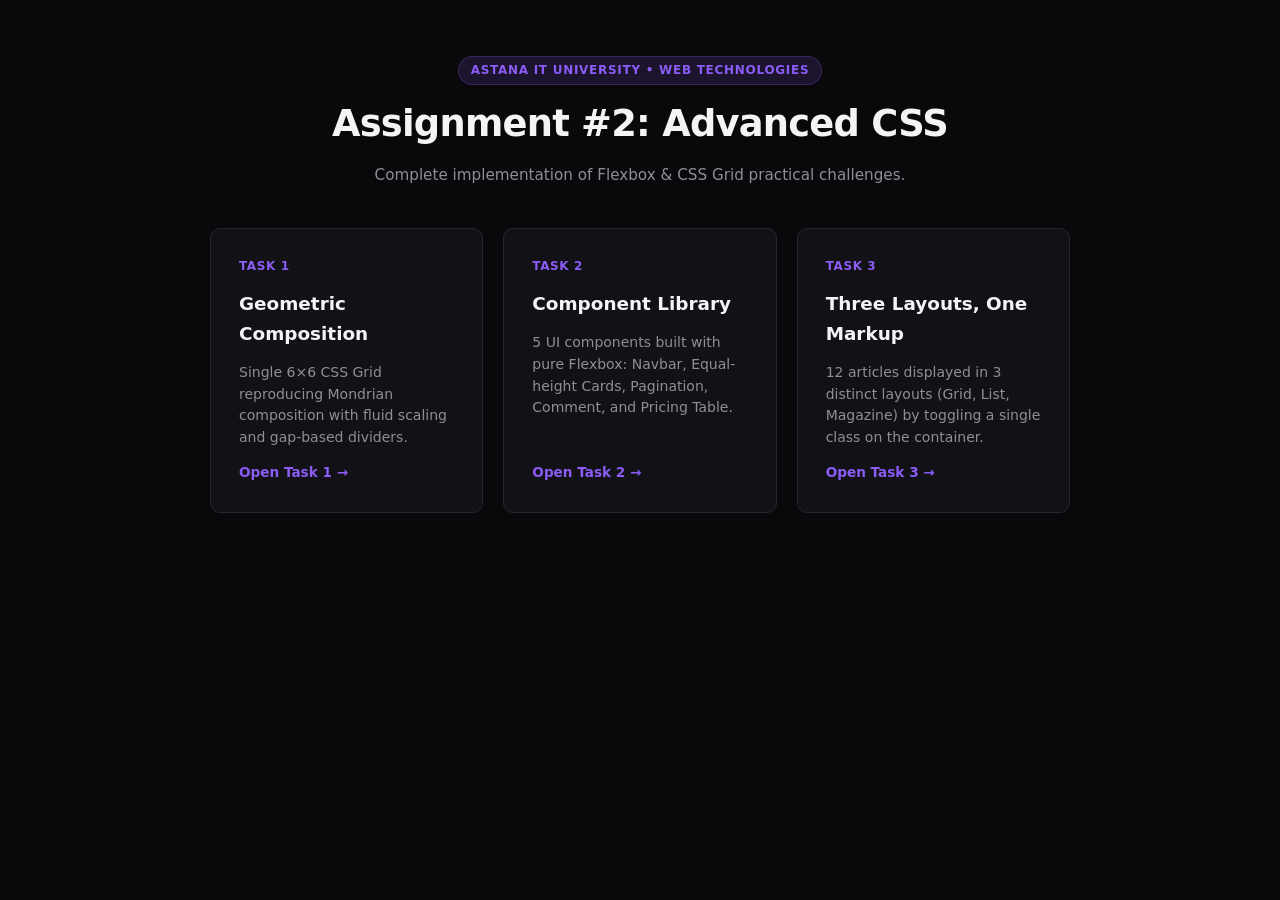
<file: index.html>
<!DOCTYPE html>
<html lang="en">
<head>
  <meta charset="UTF-8">
  <meta name="viewport" content="width=device-width, initial-scale=1.0">
  <title>Assignment 2: Advanced CSS (Flexbox & Grid)</title>
  <style>
    :root {
      --bg-base: #09090b;
      --bg-surface: #121216;
      --bg-elevated: #18181e;
      --border: #26262e;
      --border-hover: #3b3b47;
      --primary: #8b5cf6;
      --primary-muted: rgba(139, 92, 246, 0.14);
      --text-main: #f4f4f6;
      --text-muted: #8e8e99;
      --radius: 10px;
    }

    * {
      box-sizing: border-box;
      margin: 0;
      padding: 0;
    }

    body {
      font-family: system-ui, -apple-system, BlinkMacSystemFont, 'Segoe UI', Roboto, sans-serif;
      background-color: var(--bg-base);
      color: var(--text-main);
      line-height: 1.6;
      padding: 3.5rem 1.5rem;
    }

    .container {
      max-width: 860px;
      margin: 0 auto;
      display: flex;
      flex-direction: column;
      gap: 2.5rem;
    }

    .header {
      text-align: center;
      display: flex;
      flex-direction: column;
      align-items: center;
      gap: 0.6rem;
    }

    .badge {
      display: inline-flex;
      padding: 0.25rem 0.75rem;
      background: var(--primary-muted);
      color: var(--primary);
      font-size: 0.75rem;
      font-weight: 600;
      letter-spacing: 0.06em;
      text-transform: uppercase;
      border-radius: 9999px;
      border: 1px solid rgba(139, 92, 246, 0.25);
    }

    h1 {
      font-size: clamp(1.8rem, 4vw, 2.3rem);
      font-weight: 700;
      letter-spacing: -0.02em;
      color: var(--text-main);
    }

    .subtitle {
      color: var(--text-muted);
      max-width: 580px;
      font-size: 0.95rem;
    }

    .tasks-grid {
      display: grid;
      grid-template-columns: repeat(auto-fit, minmax(250px, 1fr));
      gap: 1.25rem;
    }

    .task-card {
      background: var(--bg-surface);
      border: 1px solid var(--border);
      border-radius: var(--radius);
      padding: 1.75rem;
      display: flex;
      flex-direction: column;
      gap: 0.85rem;
      text-decoration: none;
      color: inherit;
    }

    .task-card:hover {
      border-color: var(--primary);
      background: var(--bg-elevated);
    }

    .task-num {
      font-size: 0.75rem;
      font-weight: 700;
      text-transform: uppercase;
      letter-spacing: 0.05em;
      color: var(--primary);
    }

    .task-title {
      font-size: 1.15rem;
      font-weight: 600;
      color: var(--text-main);
    }

    .task-desc {
      font-size: 0.875rem;
      color: var(--text-muted);
      line-height: 1.55;
      flex-grow: 1;
    }

    .task-link {
      font-size: 0.85rem;
      font-weight: 600;
      color: var(--primary);
      display: inline-flex;
      align-items: center;
      gap: 0.35rem;
      margin-top: auto;
    }
  </style>
</head>
<body>
  <div class="container">
    <header class="header">
      <div class="badge">Astana IT University • Web Technologies</div>
      <h1>Assignment #2: Advanced CSS</h1>
      <p class="subtitle">Complete implementation of Flexbox & CSS Grid practical challenges.</p>
    </header>

    <div class="tasks-grid">
      <a href="task1.html" class="task-card">
        <span class="task-num">Task 1</span>
        <h2 class="task-title">Geometric Composition</h2>
        <p class="task-desc">Single 6×6 CSS Grid reproducing Mondrian composition with fluid scaling and gap-based dividers.</p>
        <span class="task-link">Open Task 1 →</span>
      </a>

      <a href="task2.html" class="task-card">
        <span class="task-num">Task 2</span>
        <h2 class="task-title">Component Library</h2>
        <p class="task-desc">5 UI components built with pure Flexbox: Navbar, Equal-height Cards, Pagination, Comment, and Pricing Table.</p>
        <span class="task-link">Open Task 2 →</span>
      </a>

      <a href="task3.html" class="task-card">
        <span class="task-num">Task 3</span>
        <h2 class="task-title">Three Layouts, One Markup</h2>
        <p class="task-desc">12 articles displayed in 3 distinct layouts (Grid, List, Magazine) by toggling a single class on the container.</p>
        <span class="task-link">Open Task 3 →</span>
      </a>
    </div>
  </div>
</body>
</html>
</file>
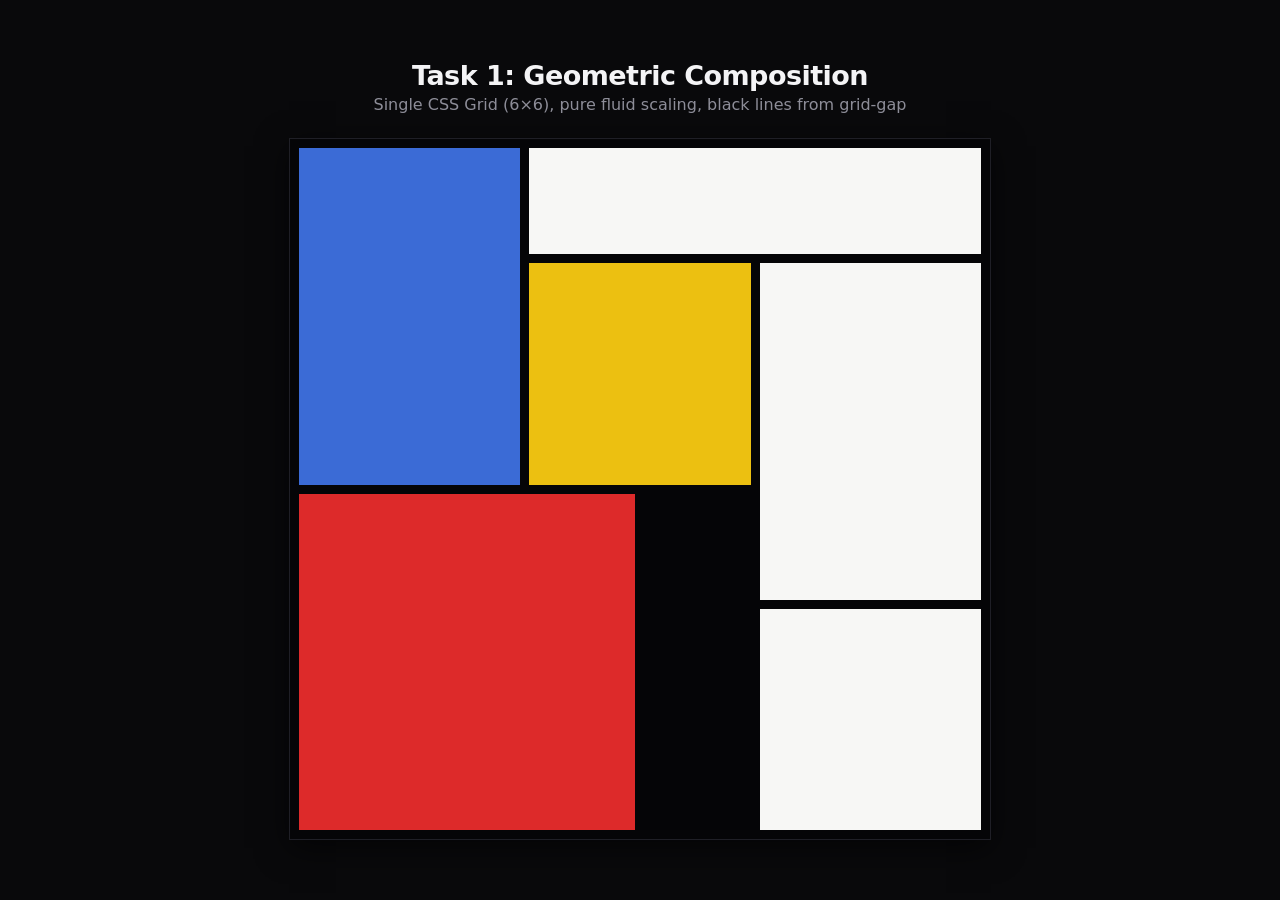
<file: task1.html>
<!DOCTYPE html>
<html lang="en">
<head>
  <meta charset="UTF-8">
  <meta name="viewport" content="width=device-width, initial-scale=1.0">
  <title>Task 1 - Geometric Composition (CSS Grid)</title>
  <link rel="stylesheet" href="task1.css">
</head>
<body>
  <header class="header">
    <h1>Task 1: Geometric Composition</h1>
    <p class="subtitle">Single CSS Grid (6×6), pure fluid scaling, black lines from grid-gap</p>
  </header>

  <main class="composition-wrapper">
    <div class="mondrian-grid">
      <div class="block block-blue" aria-label="Blue block"></div>
      <div class="block block-white-top" aria-label="Top white block"></div>
      <div class="block block-yellow" aria-label="Yellow block"></div>
      <div class="block block-white-mid" aria-label="Middle right white block"></div>
      <div class="block block-red" aria-label="Large red block"></div>
      <div class="block block-black" aria-label="Black accent block"></div>
      <div class="block block-white-bot" aria-label="Bottom right white block"></div>
    </div>
  </main>
</body>
</html>
</file>
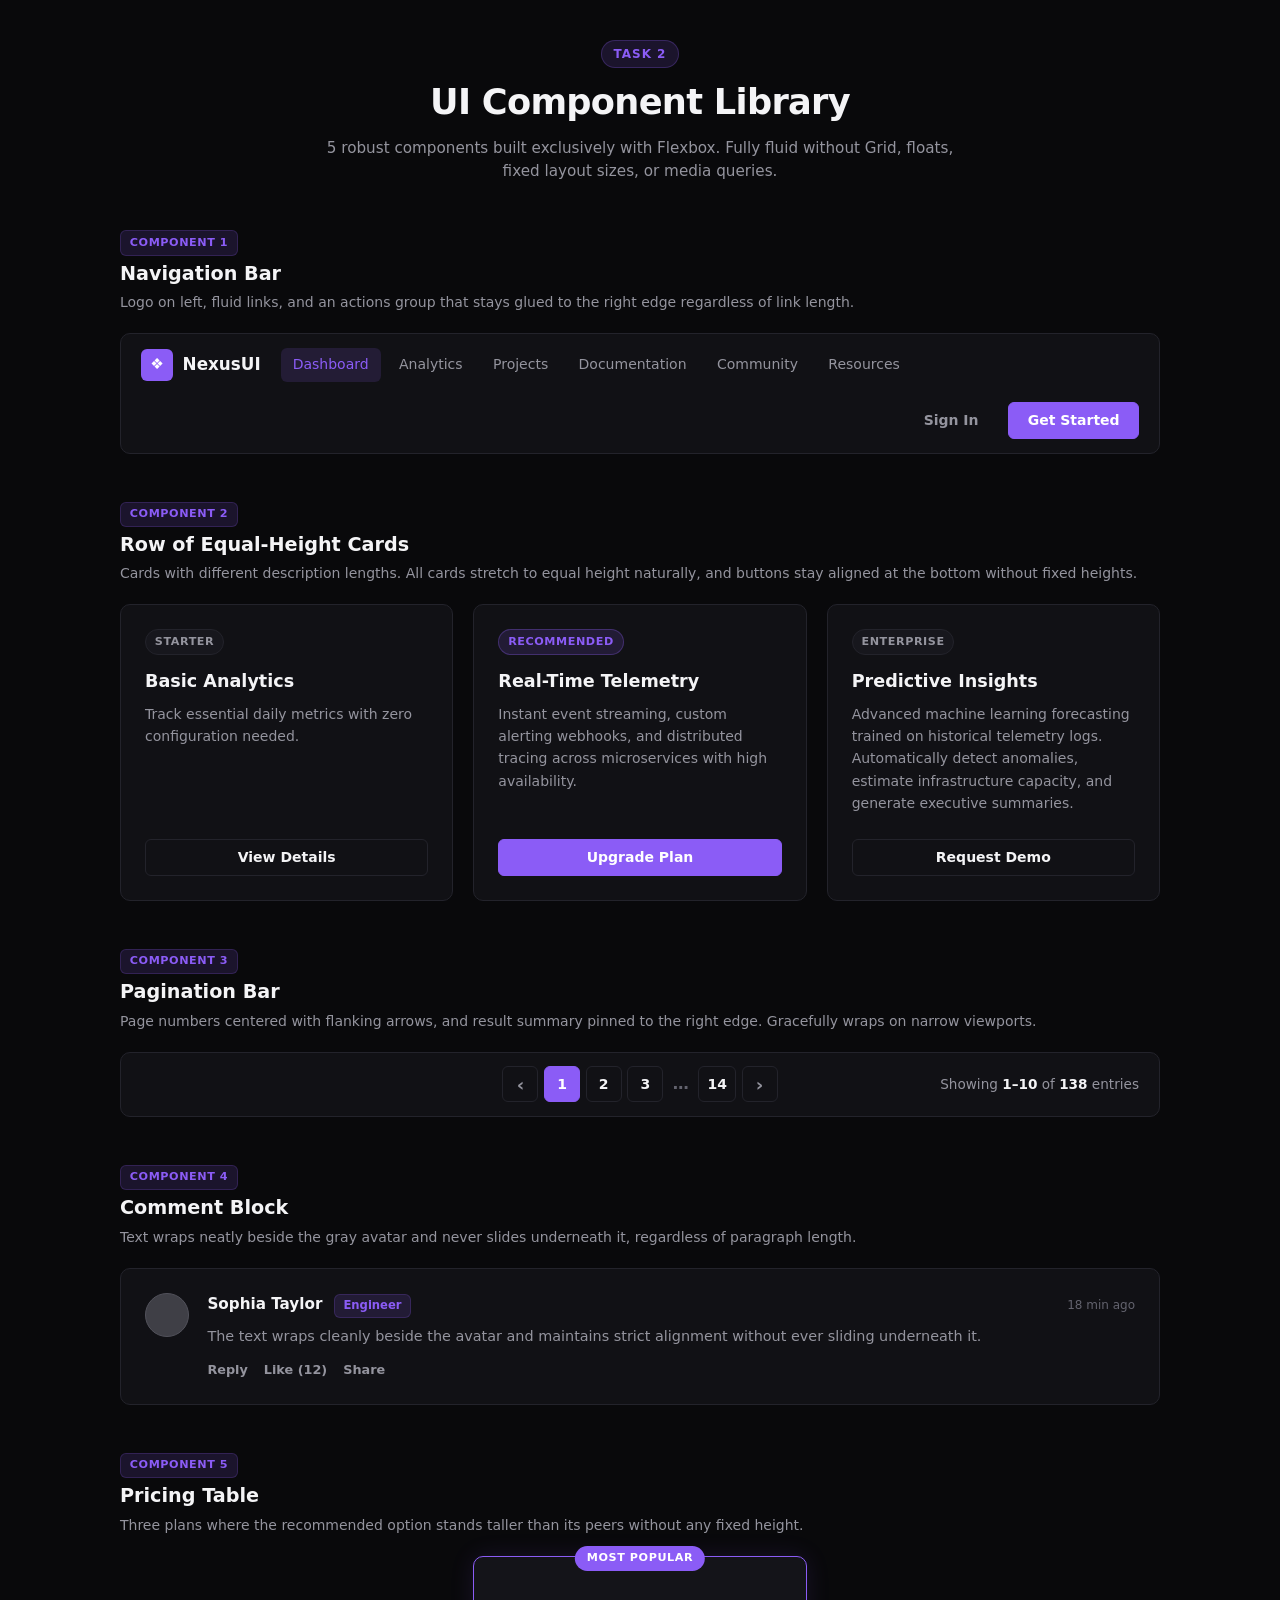
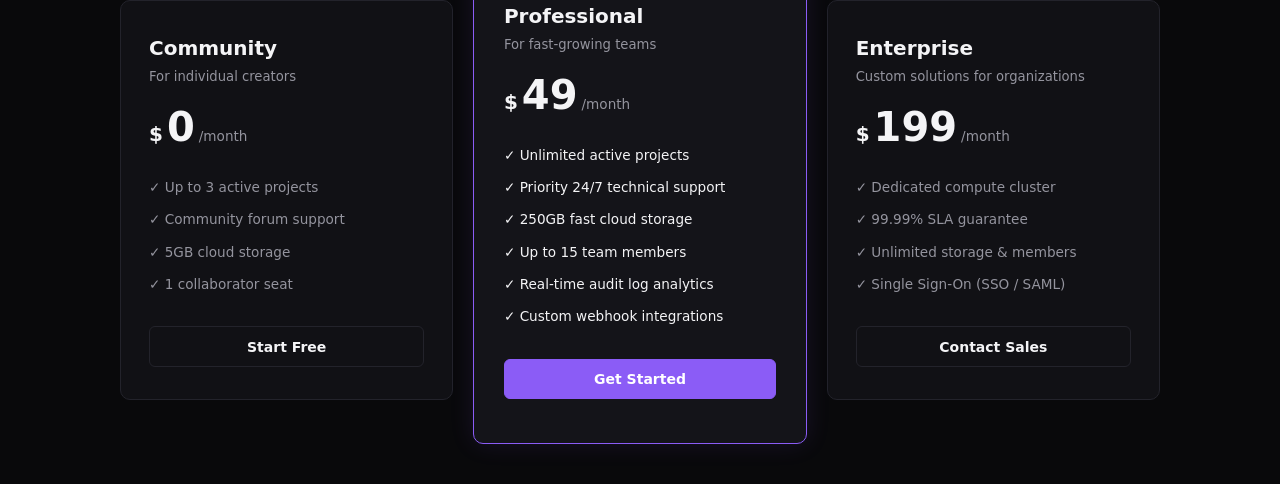
<file: task2.html>
<!DOCTYPE html>
<html lang="en">
<head>
  <meta charset="UTF-8">
  <meta name="viewport" content="width=device-width, initial-scale=1.0">
  <title>Task 2 - Component Library (Flexbox)</title>
  <link rel="stylesheet" href="task2.css">
</head>
<body>
  <div class="library-container">
    <header class="library-header">
      <div class="library-badge">Task 2</div>
      <h1>UI Component Library</h1>
      <p>5 robust components built exclusively with Flexbox. Fully fluid without Grid, floats, fixed layout sizes, or media queries.</p>
    </header>

    <section class="component-section">
      <div class="section-label">
        <span class="badge">Component 1</span>
        <h2>Navigation Bar</h2>
        <p class="description">Logo on left, fluid links, and an actions group that stays glued to the right edge regardless of link length.</p>
      </div>

      <nav class="navbar">
        <a href="#" class="navbar-logo">
          <span class="logo-icon">❖</span>
          <span class="logo-text">NexusUI</span>
        </a>

        <div class="navbar-links">
          <a href="#" class="nav-link active">Dashboard</a>
          <a href="#" class="nav-link">Analytics</a>
          <a href="#" class="nav-link">Projects</a>
          <a href="#" class="nav-link">Documentation</a>
          <a href="#" class="nav-link">Community</a>
          <a href="#" class="nav-link">Resources</a>
        </div>

        <div class="navbar-actions">
          <button class="btn btn-ghost">Sign In</button>
          <button class="btn btn-primary">Get Started</button>
        </div>
      </nav>
    </section>

    <section class="component-section">
      <div class="section-label">
        <span class="badge">Component 2</span>
        <h2>Row of Equal-Height Cards</h2>
        <p class="description">Cards with different description lengths. All cards stretch to equal height naturally, and buttons stay aligned at the bottom without fixed heights.</p>
      </div>

      <div class="cards-row">

        <article class="card">
          <div class="card-tag">Starter</div>
          <h3 class="card-title">Basic Analytics</h3>
          <p class="card-text">
            Track essential daily metrics with zero configuration needed.
          </p>
          <button class="btn btn-outline card-button">View Details</button>
        </article>

        <article class="card">
          <div class="card-tag featured">Recommended</div>
          <h3 class="card-title">Real-Time Telemetry</h3>
          <p class="card-text">
            Instant event streaming, custom alerting webhooks, and distributed tracing across microservices with high availability.
          </p>
          <button class="btn btn-primary card-button">Upgrade Plan</button>
        </article>

        <article class="card">
          <div class="card-tag">Enterprise</div>
          <h3 class="card-title">Predictive Insights</h3>
          <p class="card-text">
            Advanced machine learning forecasting trained on historical telemetry logs. Automatically detect anomalies, estimate infrastructure capacity, and generate executive summaries.
          </p>
          <button class="btn btn-outline card-button">Request Demo</button>
        </article>
      </div>
    </section>

    <section class="component-section">
      <div class="section-label">
        <span class="badge">Component 3</span>
        <h2>Pagination Bar</h2>
        <p class="description">Page numbers centered with flanking arrows, and result summary pinned to the right edge. Gracefully wraps on narrow viewports.</p>
      </div>

      <div class="pagination-bar">
        <div class="pagination-spacer" aria-hidden="true"></div>

        <div class="pagination-nav">
          <button class="page-btn page-arrow" aria-label="Previous page">‹</button>
          <button class="page-btn active">1</button>
          <button class="page-btn">2</button>
          <button class="page-btn">3</button>
          <span class="page-ellipsis">…</span>
          <button class="page-btn">14</button>
          <button class="page-btn page-arrow" aria-label="Next page">›</button>
        </div>

        <div class="pagination-info">
          Showing <strong>1–10</strong> of <strong>138</strong> entries
        </div>
      </div>
    </section>

    <section class="component-section">
      <div class="section-label">
        <span class="badge">Component 4</span>
        <h2>Comment Block</h2>
        <p class="description">Text wraps neatly beside the gray avatar and never slides underneath it, regardless of paragraph length.</p>
      </div>

      <div class="comments-wrapper">
        <div class="comment-block">

          <div class="comment-avatar" aria-label="User Avatar"></div>
          <div class="comment-body">
            <div class="comment-header">
              <span class="comment-author">Sophia Taylor</span>
              <span class="comment-role">Engineer</span>
              <span class="comment-time">18 min ago</span>
            </div>
            <p class="comment-message">
              The text wraps cleanly beside the avatar and maintains strict alignment without ever sliding underneath it.
            </p>
            <div class="comment-actions">
              <button class="comment-action-btn">Reply</button>
              <button class="comment-action-btn">Like (12)</button>
              <button class="comment-action-btn">Share</button>
            </div>
          </div>
        </div>
      </div>
    </section>

    <section class="component-section">
      <div class="section-label">
        <span class="badge">Component 5</span>
        <h2>Pricing Table</h2>
        <p class="description">Three plans where the recommended option stands taller than its peers without any fixed height.</p>
      </div>

      <div class="pricing-table">

        <div class="pricing-card">
          <div class="pricing-header">
            <h3 class="pricing-name">Community</h3>
            <p class="pricing-subtitle">For individual creators</p>
          </div>
          <div class="pricing-price">
            <span class="currency">$</span>
            <span class="amount">0</span>
            <span class="period">/month</span>
          </div>
          <ul class="pricing-features">
            <li>✓ Up to 3 active projects</li>
            <li>✓ Community forum support</li>
            <li>✓ 5GB cloud storage</li>
            <li>✓ 1 collaborator seat</li>
          </ul>
          <button class="btn btn-outline pricing-btn">Start Free</button>
        </div>

        <div class="pricing-card pricing-card-featured">
          <div class="pricing-badge">Most Popular</div>
          <div class="pricing-header">
            <h3 class="pricing-name">Professional</h3>
            <p class="pricing-subtitle">For fast-growing teams</p>
          </div>
          <div class="pricing-price">
            <span class="currency">$</span>
            <span class="amount">49</span>
            <span class="period">/month</span>
          </div>
          <ul class="pricing-features">
            <li>✓ Unlimited active projects</li>
            <li>✓ Priority 24/7 technical support</li>
            <li>✓ 250GB fast cloud storage</li>
            <li>✓ Up to 15 team members</li>
            <li>✓ Real-time audit log analytics</li>
            <li>✓ Custom webhook integrations</li>
          </ul>
          <button class="btn btn-primary pricing-btn">Get Started</button>
        </div>

        <div class="pricing-card">
          <div class="pricing-header">
            <h3 class="pricing-name">Enterprise</h3>
            <p class="pricing-subtitle">Custom solutions for organizations</p>
          </div>
          <div class="pricing-price">
            <span class="currency">$</span>
            <span class="amount">199</span>
            <span class="period">/month</span>
          </div>
          <ul class="pricing-features">
            <li>✓ Dedicated compute cluster</li>
            <li>✓ 99.99% SLA guarantee</li>
            <li>✓ Unlimited storage & members</li>
            <li>✓ Single Sign-On (SSO / SAML)</li>
          </ul>
          <button class="btn btn-outline pricing-btn">Contact Sales</button>
        </div>
      </div>
    </section>
  </div>
</body>
</html>
</file>
<file: task1.css>
* {
  box-sizing: border-box;
  margin: 0;
  padding: 0;
}

body {
  font-family: system-ui, -apple-system, BlinkMacSystemFont, 'Segoe UI', Roboto, sans-serif;
  background-color: #09090b;
  color: #f4f4f6;
  min-height: 100vh;
  display: flex;
  flex-direction: column;
  align-items: center;
  justify-content: center;
  padding: 1rem;
}

.header {
  text-align: center;
  margin-bottom: 1.5rem;
}

.header h1 {
  font-size: clamp(1.2rem, 3vmin, 1.8rem);
  font-weight: 700;
  letter-spacing: -0.02em;
  color: #f4f4f6;
}

.header .subtitle {
  font-size: clamp(0.8rem, 1.8vmin, 1rem);
  color: #8e8e99;
  margin-top: 0.25rem;
}

.composition-wrapper {
  display: flex;
  align-items: center;
  justify-content: center;
  width: 100%;
}

.mondrian-grid {
  display: grid;
  grid-template-columns: repeat(6, 1fr);
  grid-template-rows: repeat(6, 1fr);
  width: 78vmin;
  height: 78vmin;
  aspect-ratio: 1 / 1;
  max-width: 90vw;
  max-height: 80vh;
  gap: 1vmin;
  background-color: #050507;
  padding: 1vmin;
  box-shadow: 0 8px 30px rgba(0, 0, 0, 0.6);
  border: 1px solid #1f1f26;
}

.block {
  width: 100%;
  height: 100%;
}

.block-blue {
  grid-column: 1 / span 2;
  grid-row: 1 / span 3;
  background-color: #3b6bd6;
}

.block-white-top {
  grid-column: 3 / span 4;
  grid-row: 1 / span 1;
  background-color: #f7f7f5;
}

.block-yellow {
  grid-column: 3 / span 2;
  grid-row: 2 / span 2;
  background-color: #ecc011;
}

.block-white-mid {
  grid-column: 5 / span 2;
  grid-row: 2 / span 3;
  background-color: #f7f7f5;
}

.block-red {
  grid-column: 1 / span 3;
  grid-row: 4 / span 3;
  background-color: #dd2a2a;
}

.block-black {
  grid-column: 4 / span 1;
  grid-row: 4 / span 3;
  background-color: #050507;
}

.block-white-bot {
  grid-column: 5 / span 2;
  grid-row: 5 / span 2;
  background-color: #f7f7f5;
}
</file>
<file: task2.css>
:root {

  --primary: #8b5cf6;
  --primary-hover: #7c3aed;
  --primary-light: rgba(139, 92, 246, 0.14);
  --accent: #d97706;
  --surface: #111115;
  --surface-alt: #17171d;
  --background: #09090b;
  --border: #23232b;
  --border-focus: #373744;
  --text-main: #f4f4f6;
  --text-muted: #94949e;
  --text-light: #63636e;

  --font-family: system-ui, -apple-system, BlinkMacSystemFont, 'Segoe UI', Roboto, sans-serif;
  --radius-sm: 6px;
  --radius: 10px;
  --radius-lg: 14px;
}

* {
  box-sizing: border-box;
  margin: 0;
  padding: 0;
}

body {
  font-family: var(--font-family);
  background-color: var(--background);
  color: var(--text-main);
  line-height: 1.5;
  padding: 2.5rem 1rem;
}

.library-container {
  display: flex;
  flex-direction: column;
  gap: 3rem;
  max-width: 1040px;
  margin: 0 auto;
}

.library-header {
  display: flex;
  flex-direction: column;
  align-items: center;
  text-align: center;
  gap: 0.5rem;
}

.library-badge {
  display: inline-flex;
  align-items: center;
  padding: 0.25rem 0.75rem;
  background-color: var(--primary-light);
  color: var(--primary);
  font-size: 0.75rem;
  font-weight: 700;
  letter-spacing: 0.08em;
  text-transform: uppercase;
  border-radius: 9999px;
  border: 1px solid rgba(139, 92, 246, 0.25);
}

.library-header h1 {
  font-size: clamp(1.6rem, 3.5vw, 2.2rem);
  font-weight: 700;
  letter-spacing: -0.02em;
  color: var(--text-main);
}

.library-header p {
  color: var(--text-muted);
  max-width: 650px;
  font-size: 0.95rem;
}

.component-section {
  display: flex;
  flex-direction: column;
  gap: 1.25rem;
}

.section-label {
  display: flex;
  flex-direction: column;
  gap: 0.25rem;
}

.section-label .badge {
  display: inline-flex;
  align-self: flex-start;
  font-size: 0.7rem;
  font-weight: 700;
  text-transform: uppercase;
  letter-spacing: 0.05em;
  color: var(--primary);
  background-color: var(--primary-light);
  padding: 0.2rem 0.55rem;
  border-radius: var(--radius-sm);
  border: 1px solid rgba(139, 92, 246, 0.2);
}

.section-label h2 {
  font-size: 1.2rem;
  font-weight: 600;
  color: var(--text-main);
}

.section-label .description {
  font-size: 0.875rem;
  color: var(--text-muted);
}

.btn {
  display: inline-flex;
  align-items: center;
  justify-content: center;
  gap: 0.5rem;
  font-family: inherit;
  font-size: 0.875rem;
  font-weight: 600;
  padding: 0.6rem 1.15rem;
  border-radius: var(--radius-sm);
  border: 1px solid transparent;
  cursor: pointer;
  white-space: nowrap;
}

.btn-primary {
  background-color: var(--primary);
  color: #ffffff;
  border-color: var(--primary);
}

.btn-primary:hover {
  background-color: var(--primary-hover);
  border-color: var(--primary-hover);
}

.btn-outline {
  background-color: transparent;
  color: var(--text-main);
  border-color: var(--border);
}

.btn-outline:hover {
  background-color: var(--surface-alt);
  border-color: var(--border-focus);
}

.btn-ghost {
  background-color: transparent;
  color: var(--text-muted);
  border-color: transparent;
}

.btn-ghost:hover {
  color: var(--text-main);
  background-color: var(--surface-alt);
}

.navbar {
  display: flex;
  align-items: center;
  gap: 1.25rem;
  padding: 0.85rem 1.25rem;
  background-color: var(--surface);
  border: 1px solid var(--border);
  border-radius: var(--radius);
  flex-wrap: wrap;
}

.navbar-logo {
  display: flex;
  align-items: center;
  gap: 0.6rem;
  text-decoration: none;
  color: var(--text-main);
  font-weight: 700;
  font-size: 1.05rem;
  flex-shrink: 0;
}

.logo-icon {
  display: flex;
  align-items: center;
  justify-content: center;
  width: 32px;
  height: 32px;
  background-color: var(--primary);
  color: #ffffff;
  border-radius: var(--radius-sm);
  font-size: 0.95rem;
}

.navbar-links {
  display: flex;
  align-items: center;
  gap: 0.4rem;
  flex-wrap: wrap;
  flex-grow: 1;
}

.nav-link {
  text-decoration: none;
  color: var(--text-muted);
  font-size: 0.875rem;
  font-weight: 500;
  padding: 0.4rem 0.75rem;
  border-radius: var(--radius-sm);
}

.nav-link:hover,
.nav-link.active {
  color: var(--text-main);
  background-color: var(--surface-alt);
}

.nav-link.active {
  color: var(--primary);
  background-color: var(--primary-light);
}

.navbar-actions {
  display: flex;
  align-items: center;
  gap: 0.65rem;
  margin-left: auto; 
  flex-shrink: 0;
}

.cards-row {
  display: flex;
  align-items: stretch; 
  gap: 1.25rem;
  flex-wrap: wrap;
}

.card {
  display: flex;
  flex-direction: column;
  flex: 1 1 240px; 
  background-color: var(--surface);
  border: 1px solid var(--border);
  border-radius: var(--radius);
  padding: 1.5rem;
}

.card:hover {
  border-color: var(--border-focus);
}

.card-tag {
  display: inline-flex;
  align-self: flex-start;
  font-size: 0.7rem;
  font-weight: 700;
  text-transform: uppercase;
  letter-spacing: 0.05em;
  padding: 0.2rem 0.55rem;
  border-radius: 9999px;
  background-color: var(--surface-alt);
  color: var(--text-muted);
  border: 1px solid var(--border);
  margin-bottom: 0.85rem;
}

.card-tag.featured {
  background-color: var(--primary-light);
  color: var(--primary);
  border-color: rgba(139, 92, 246, 0.3);
}

.card-title {
  font-size: 1.1rem;
  font-weight: 600;
  color: var(--text-main);
  margin-bottom: 0.5rem;
}

.card-text {
  font-size: 0.875rem;
  color: var(--text-muted);
  line-height: 1.6;
  margin-bottom: 1.5rem;
}

.card-button {
  margin-top: auto; 
  align-self: flex-start;
  width: 100%;
}

.pagination-bar {
  display: flex;
  align-items: center;
  justify-content: space-between;
  flex-wrap: wrap;
  gap: 1rem;
  padding: 0.85rem 1.25rem;
  background-color: var(--surface);
  border: 1px solid var(--border);
  border-radius: var(--radius);
}

.pagination-spacer {
  flex: 1 1 120px; 
}

.pagination-nav {
  display: flex;
  align-items: center;
  justify-content: center;
  gap: 0.35rem;
  flex: 2 1 auto;
}

.page-btn {
  display: inline-flex;
  align-items: center;
  justify-content: center;
  min-width: 36px;
  height: 36px;
  padding: 0 0.5rem;
  font-family: inherit;
  font-size: 0.875rem;
  font-weight: 600;
  border-radius: var(--radius-sm);
  border: 1px solid var(--border);
  background-color: var(--surface);
  color: var(--text-main);
  cursor: pointer;
}

.page-btn:hover {
  background-color: var(--surface-alt);
  border-color: var(--border-focus);
}

.page-btn.active {
  background-color: var(--primary);
  color: #ffffff;
  border-color: var(--primary);
}

.page-arrow {
  font-size: 1.15rem;
  font-weight: 700;
  color: var(--text-muted);
}

.page-ellipsis {
  padding: 0 0.25rem;
  color: var(--text-light);
  font-weight: 700;
}

.pagination-info {
  flex: 1 1 120px;
  text-align: right;
  font-size: 0.85rem;
  color: var(--text-muted);
  margin-left: auto; 
}

.pagination-info strong {
  color: var(--text-main);
}

.comments-wrapper {
  display: flex;
  flex-direction: column;
}

.comment-block {
  display: flex;
  align-items: flex-start;
  gap: 1.15rem;
  padding: 1.5rem;
  background-color: var(--surface);
  border: 1px solid var(--border);
  border-radius: var(--radius);
}

.comment-avatar {
  width: 44px;
  height: 44px;
  border-radius: 50%;
  background-color: #3f3f46; 
  border: 1px solid #52525b;
  flex-shrink: 0; 
}

.comment-body {
  display: flex;
  flex-direction: column;
  flex-grow: 1;
  min-width: 0; 
  gap: 0.45rem;
}

.comment-header {
  display: flex;
  align-items: baseline;
  gap: 0.75rem;
  flex-wrap: wrap;
}

.comment-author {
  font-size: 0.95rem;
  font-weight: 600;
  color: var(--text-main);
}

.comment-role {
  font-size: 0.725rem;
  font-weight: 600;
  color: var(--primary);
  background-color: var(--primary-light);
  padding: 0.15rem 0.5rem;
  border-radius: var(--radius-sm);
  border: 1px solid rgba(139, 92, 246, 0.2);
}

.comment-time {
  font-size: 0.75rem;
  color: var(--text-light);
  margin-left: auto;
}

.comment-message {
  font-size: 0.9rem;
  color: var(--text-muted);
  line-height: 1.55;
}

.comment-actions {
  display: flex;
  align-items: center;
  gap: 1rem;
  margin-top: 0.25rem;
}

.comment-action-btn {
  background: none;
  border: none;
  font-family: inherit;
  font-size: 0.8rem;
  font-weight: 600;
  color: var(--text-muted);
  cursor: pointer;
  padding: 0.2rem 0;
}

.comment-action-btn:hover {
  color: var(--text-main);
}

.pricing-table {
  display: flex;
  align-items: center; 
  justify-content: center;
  gap: 1.25rem;
  flex-wrap: wrap;
}

.pricing-card {
  display: flex;
  flex-direction: column;
  flex: 1 1 260px; 
  padding: 2rem 1.75rem;
  background-color: var(--surface);
  border: 1px solid var(--border);
  border-radius: var(--radius);
  position: relative;
}

.pricing-card:hover {
  border-color: var(--border-focus);
}

.pricing-card-featured {
  padding: 2.75rem 1.85rem;
  background-color: #141419;
  border: 1px solid var(--primary);
  box-shadow: 0 0 25px rgba(139, 92, 246, 0.12);
  z-index: 1;
}

.pricing-badge {
  position: absolute;
  top: -11px;
  left: 50%;
  transform: translateX(-50%);
  background-color: var(--primary);
  color: #ffffff;
  font-size: 0.7rem;
  font-weight: 700;
  letter-spacing: 0.05em;
  text-transform: uppercase;
  padding: 0.25rem 0.75rem;
  border-radius: 9999px;
  white-space: nowrap;
}

.pricing-header {
  margin-bottom: 1.25rem;
}

.pricing-name {
  font-size: 1.25rem;
  font-weight: 700;
  color: var(--text-main);
  margin-bottom: 0.25rem;
}

.pricing-subtitle {
  font-size: 0.825rem;
  color: var(--text-muted);
}

.pricing-price {
  display: flex;
  align-items: baseline;
  gap: 0.25rem;
  margin-bottom: 1.75rem;
}

.currency {
  font-size: 1.25rem;
  font-weight: 700;
  color: var(--text-main);
}

.amount {
  font-size: 2.5rem;
  font-weight: 800;
  color: var(--text-main);
  line-height: 1;
}

.period {
  font-size: 0.85rem;
  color: var(--text-muted);
  font-weight: 500;
}

.pricing-features {
  list-style: none;
  display: flex;
  flex-direction: column;
  gap: 0.75rem;
  margin-bottom: 2rem;
  font-size: 0.85rem;
  color: var(--text-muted);
}

.pricing-features li {
  display: flex;
  align-items: center;
  gap: 0.5rem;
}

.pricing-card-featured .pricing-features li {
  color: var(--text-main);
}

.pricing-btn {
  margin-top: auto; 
  width: 100%;
  padding: 0.7rem;
}
</file>
